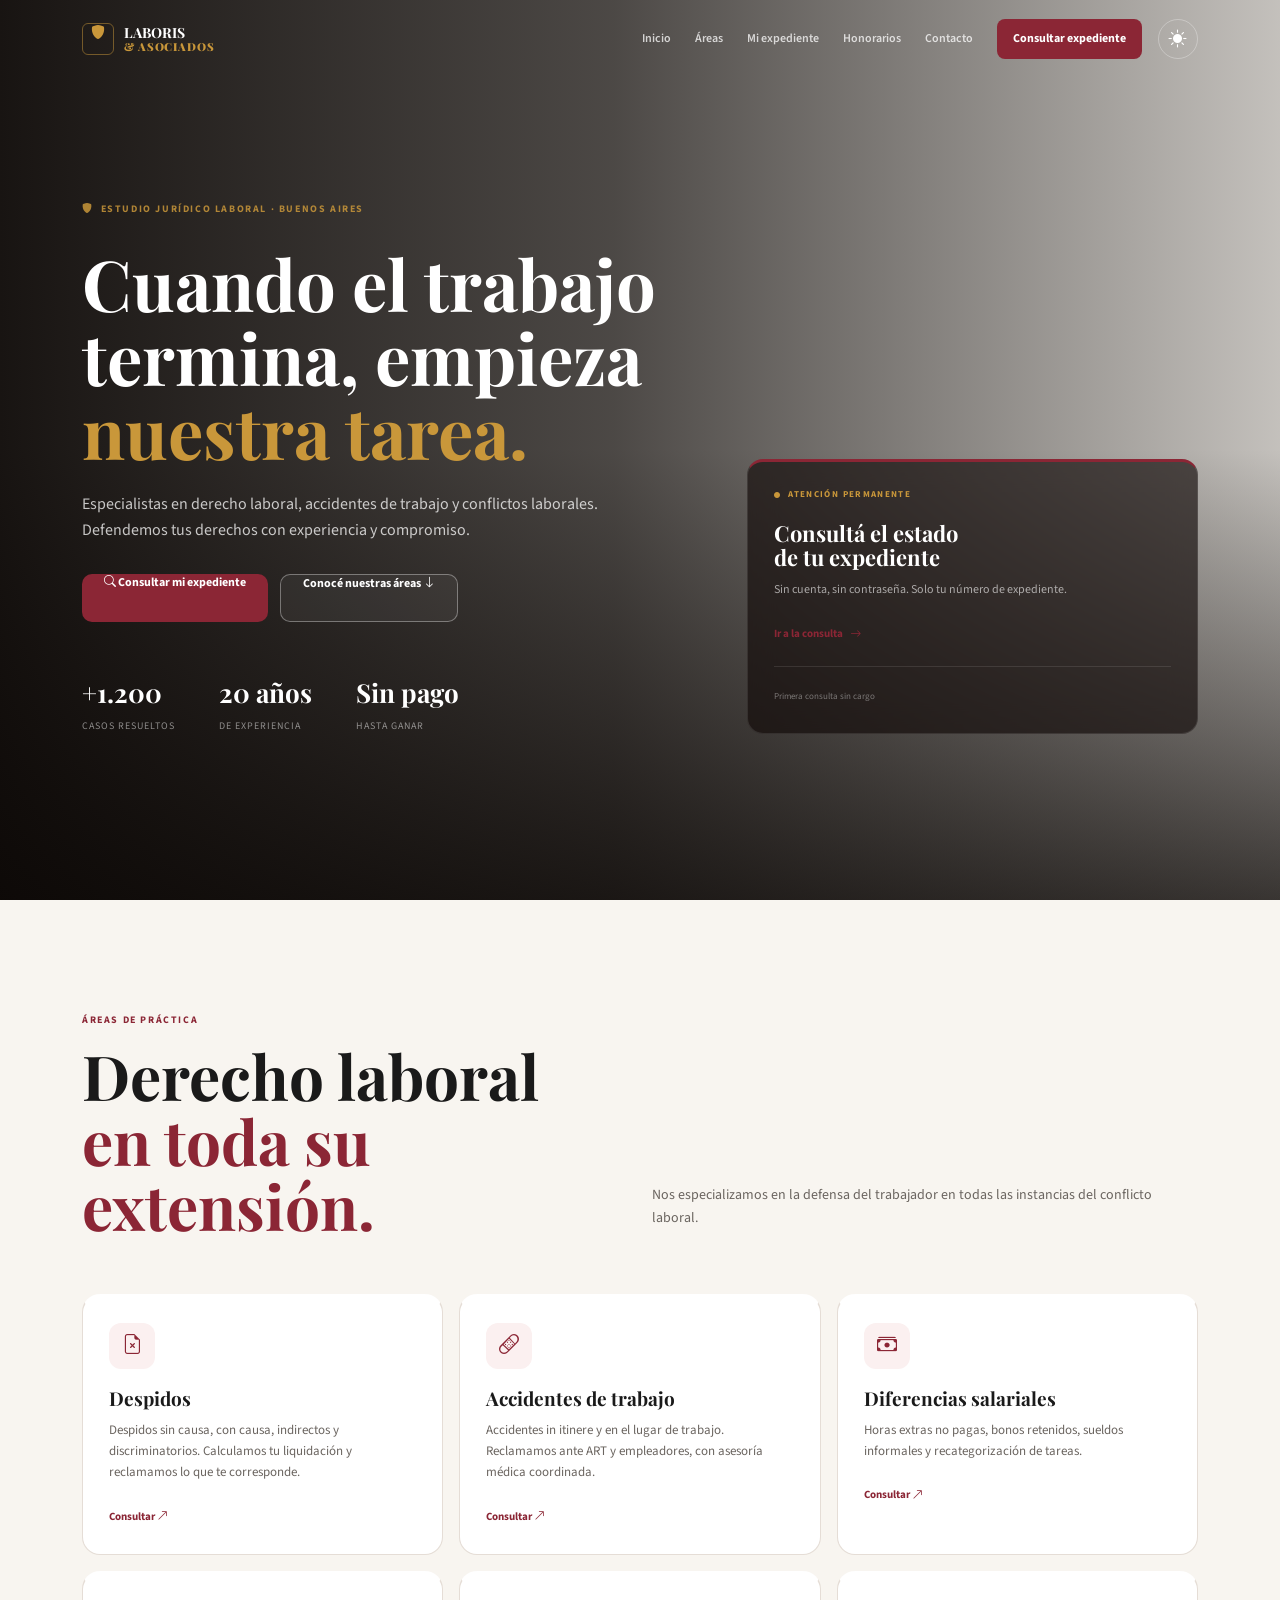
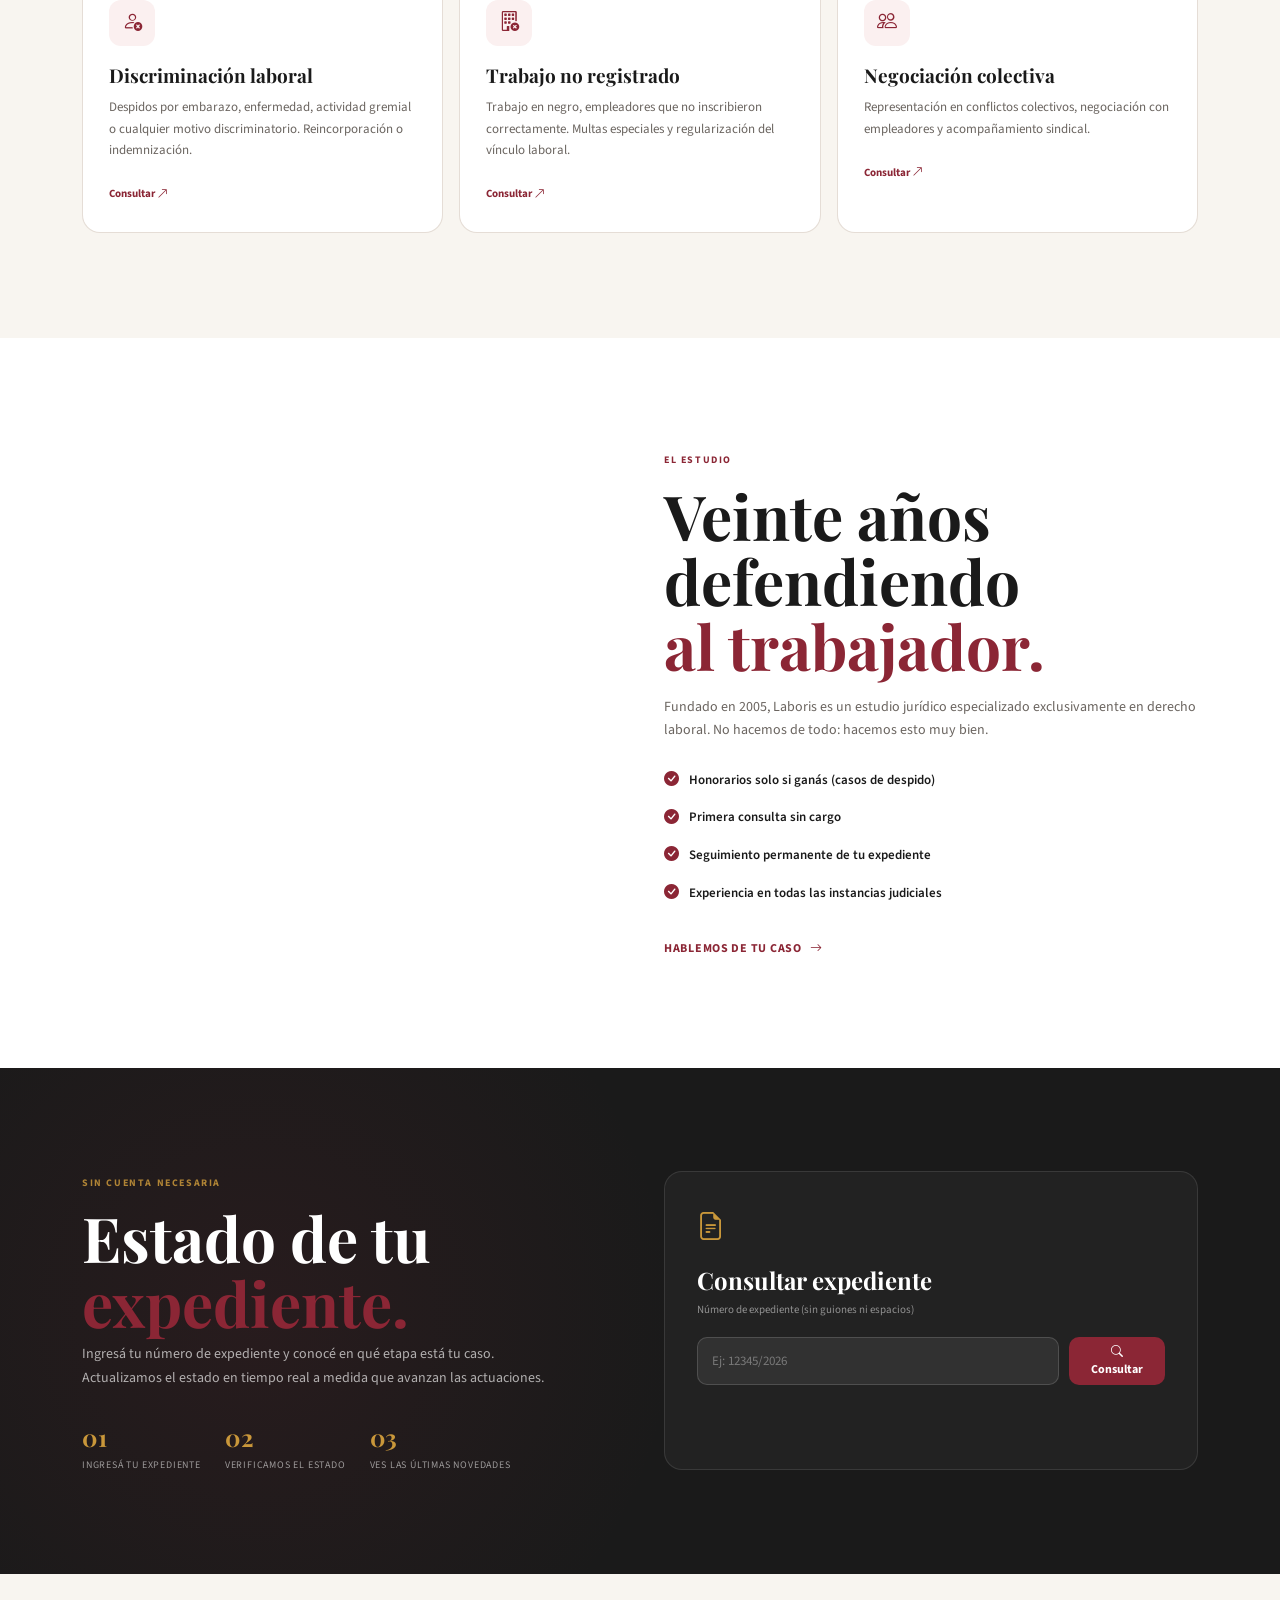
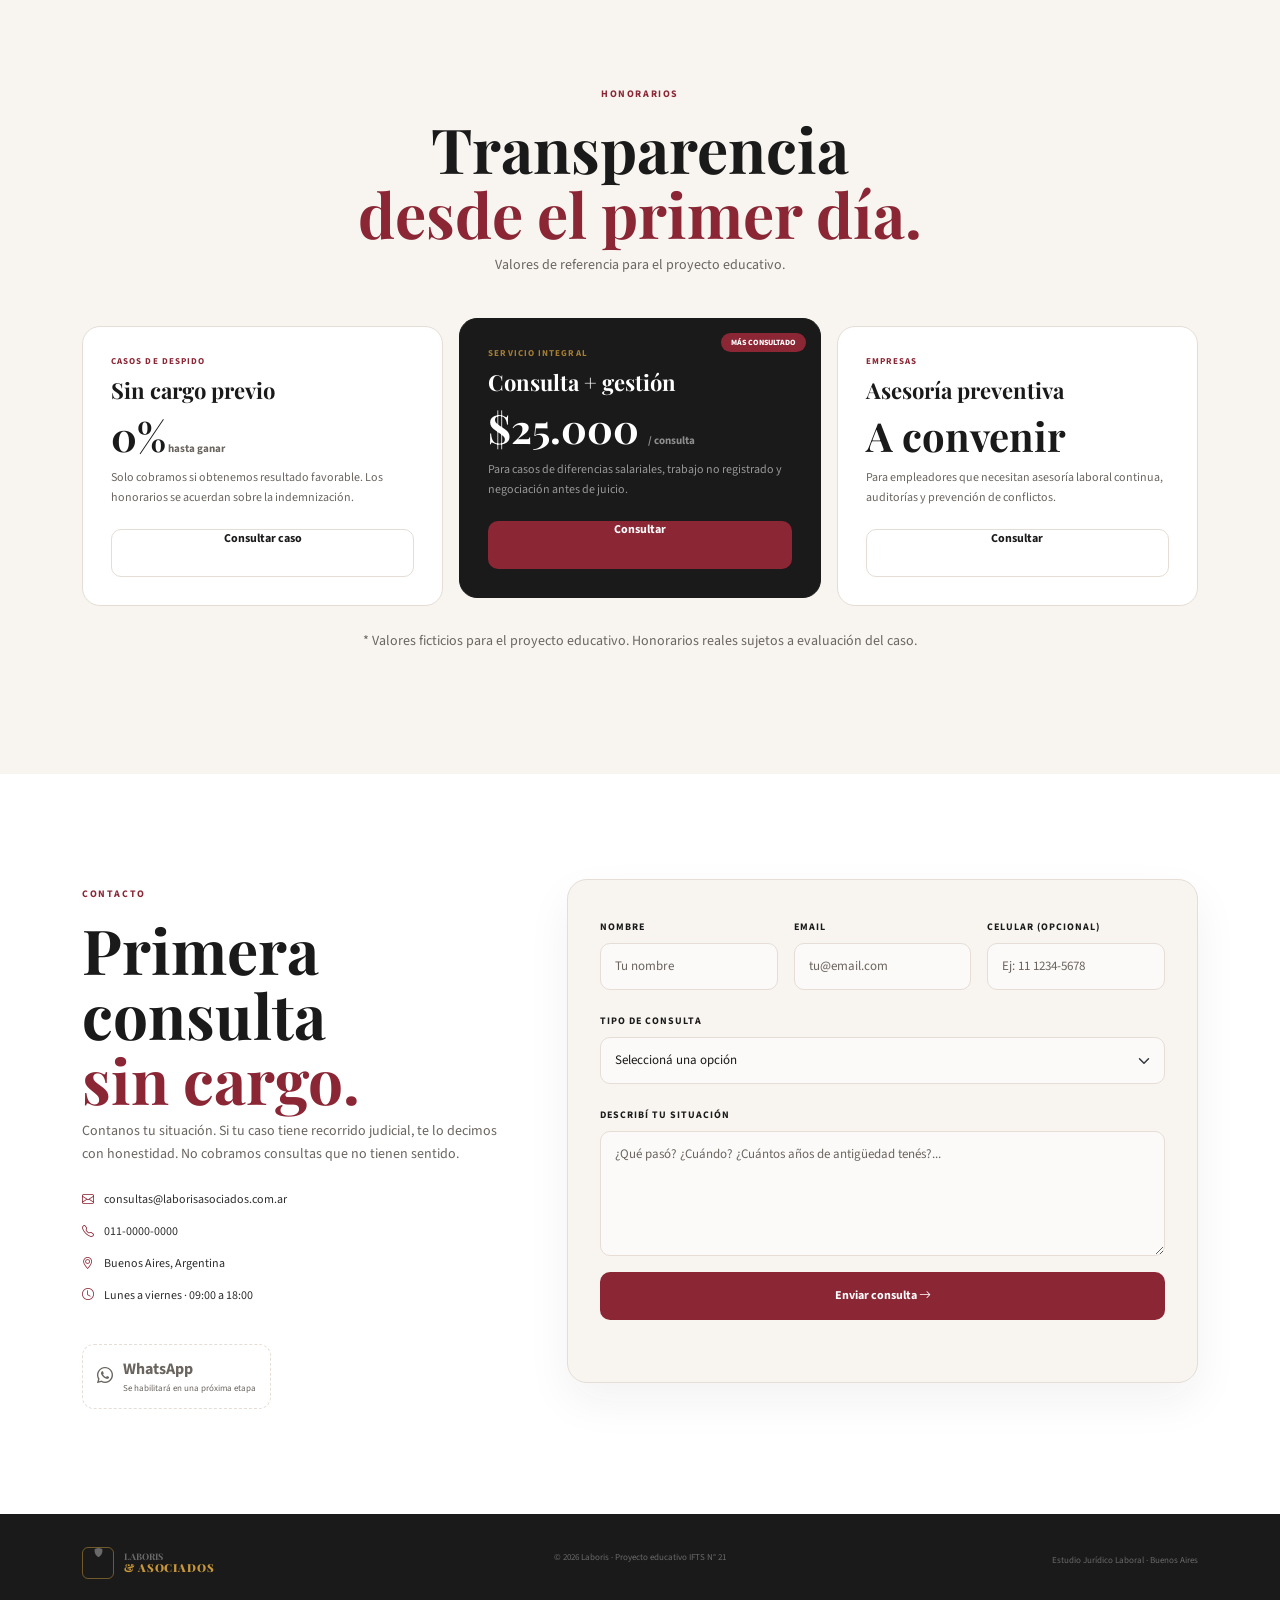
<file: public/index.html>
<!doctype html>
<html lang="es">
<head>
  <meta charset="utf-8">
  <meta name="viewport" content="width=device-width, initial-scale=1">
  <title>Laboris | Estudio Jurídico Laboral</title>
  <meta name="description" content="Laboris: estudio jurídico especializado en derecho laboral y accidentes de trabajo.">
  <link rel="icon" href="assets/img/favicon.svg" type="image/svg+xml">

  <link rel="preconnect" href="https://fonts.googleapis.com">
  <link rel="preconnect" href="https://fonts.gstatic.com" crossorigin>
  <link href="https://fonts.googleapis.com/css2?family=Playfair+Display:wght@400;500;600;700&family=Source+Sans+3:wght@400;500;600;700&display=swap" rel="stylesheet">

  <link href="https://cdn.jsdelivr.net/npm/bootstrap@5.3.3/dist/css/bootstrap.min.css" rel="stylesheet">
  <link rel="stylesheet" href="https://cdn.jsdelivr.net/npm/bootstrap-icons@1.11.3/font/bootstrap-icons.min.css">
  <link rel="stylesheet" href="assets/css/styles.css">
</head>
<body>

  <a class="la-skip-link" href="#contenido">Saltar al contenido</a>

  <nav class="navbar navbar-expand-lg fixed-top la-navbar" id="siteNav">
    <div class="container">
      <a class="navbar-brand la-brand" href="#inicio">
        <span class="la-brand-mark"><i class="bi bi-shield-fill"></i></span>
        <span>LABORIS<strong>&amp; ASOCIADOS</strong></span>
      </a>
      <button class="navbar-toggler la-toggler" type="button" data-bs-toggle="collapse" data-bs-target="#navLinks" aria-controls="navLinks" aria-expanded="false" aria-label="Abrir menú">
        <span></span><span></span><span></span>
      </button>
      <div class="collapse navbar-collapse" id="navLinks">
        <ul class="navbar-nav ms-auto align-items-lg-center gap-lg-4">
          <li class="nav-item"><a class="nav-link la-nav-link" href="#inicio" data-section="inicio">Inicio</a></li>
          <li class="nav-item"><a class="nav-link la-nav-link" href="#areas" data-section="areas">Áreas</a></li>
          <li class="nav-item"><a class="nav-link la-nav-link" href="#consulta" data-section="consulta">Mi expediente</a></li>
          <li class="nav-item"><a class="nav-link la-nav-link" href="#honorarios" data-section="honorarios">Honorarios</a></li>
          <li class="nav-item"><a class="nav-link la-nav-link" href="#contacto" data-section="contacto">Contacto</a></li>
          <li class="nav-item"><a class="nav-link la-nav-cta" href="#consulta">Consultar expediente</a></li>
        </ul>
        <button class="btn la-theme-toggle ms-lg-3" id="themeToggle" type="button" aria-label="Cambiar tema">
          <i class="bi bi-sun-fill" id="themeIcon"></i>
        </button>
      </div>
    </div>
  </nav>

  <main id="contenido">
    <section class="la-hero" id="inicio">
      <div class="la-hero-bg" aria-hidden="true"></div>
      <div class="la-hero-overlay" aria-hidden="true"></div>
      <div class="container la-hero-content">
        <div class="row align-items-end">
          <div class="col-lg-7">
            <span class="la-eyebrow la-eyebrow-light"><i class="bi bi-shield-fill"></i> Estudio Jurídico Laboral · Buenos Aires</span>
            <h1>Cuando el trabajo<br>termina, empieza<br><span>nuestra tarea.</span></h1>
            <p>Especialistas en derecho laboral, accidentes de trabajo y conflictos laborales. Defendemos tus derechos con experiencia y compromiso.</p>
            <div class="la-hero-actions">
              <a class="btn la-btn la-btn-primary" href="#consulta"><i class="bi bi-search"></i> Consultar mi expediente</a>
              <a class="btn la-btn la-btn-outline" href="#areas">Conocé nuestras áreas <i class="bi bi-arrow-down"></i></a>
            </div>
            <div class="la-hero-stats">
              <div><strong>+1.200</strong><span>Casos resueltos</span></div>
              <div><strong>20 años</strong><span>De experiencia</span></div>
              <div><strong>Sin pago</strong><span>Hasta ganar</span></div>
            </div>
          </div>
          <div class="col-lg-5 d-none d-lg-block">
            <div class="la-hero-card">
              <span class="la-card-label"><i class="bi bi-circle-fill"></i> Atención permanente</span>
              <strong>Consultá el estado<br>de tu expediente</strong>
              <p>Sin cuenta, sin contraseña. Solo tu número de expediente.</p>
              <a href="#consulta">Ir a la consulta <i class="bi bi-arrow-right"></i></a>
              <div class="la-card-divider"></div>
              <small>Primera consulta sin cargo</small>
            </div>
          </div>
        </div>
      </div>
    </section>

    <section class="la-section la-areas" id="areas">
      <div class="container">
        <div class="row align-items-end mb-5">
          <div class="col-lg-6">
            <span class="la-eyebrow">Áreas de práctica</span>
            <h2>Derecho laboral<br><span>en toda su extensión.</span></h2>
          </div>
          <div class="col-lg-6">
            <p>Nos especializamos en la defensa del trabajador en todas las instancias del conflicto laboral.</p>
          </div>
        </div>
        <div class="row g-3">
          <div class="col-lg-4 col-md-6">
            <article class="la-area-card">
              <div class="la-area-icon"><i class="bi bi-file-earmark-x"></i></div>
              <h3>Despidos</h3>
              <p>Despidos sin causa, con causa, indirectos y discriminatorios. Calculamos tu liquidación y reclamamos lo que te corresponde.</p>
              <a href="#contacto">Consultar <i class="bi bi-arrow-up-right"></i></a>
            </article>
          </div>
          <div class="col-lg-4 col-md-6">
            <article class="la-area-card">
              <div class="la-area-icon"><i class="bi bi-bandaid"></i></div>
              <h3>Accidentes de trabajo</h3>
              <p>Accidentes in itinere y en el lugar de trabajo. Reclamamos ante ART y empleadores, con asesoría médica coordinada.</p>
              <a href="#contacto">Consultar <i class="bi bi-arrow-up-right"></i></a>
            </article>
          </div>
          <div class="col-lg-4 col-md-6">
            <article class="la-area-card">
              <div class="la-area-icon"><i class="bi bi-cash-stack"></i></div>
              <h3>Diferencias salariales</h3>
              <p>Horas extras no pagas, bonos retenidos, sueldos informales y recategorización de tareas.</p>
              <a href="#contacto">Consultar <i class="bi bi-arrow-up-right"></i></a>
            </article>
          </div>
          <div class="col-lg-4 col-md-6">
            <article class="la-area-card">
              <div class="la-area-icon"><i class="bi bi-person-x"></i></div>
              <h3>Discriminación laboral</h3>
              <p>Despidos por embarazo, enfermedad, actividad gremial o cualquier motivo discriminatorio. Reincorporación o indemnización.</p>
              <a href="#contacto">Consultar <i class="bi bi-arrow-up-right"></i></a>
            </article>
          </div>
          <div class="col-lg-4 col-md-6">
            <article class="la-area-card">
              <div class="la-area-icon"><i class="bi bi-building-x"></i></div>
              <h3>Trabajo no registrado</h3>
              <p>Trabajo en negro, empleadores que no inscribieron correctamente. Multas especiales y regularización del vínculo laboral.</p>
              <a href="#contacto">Consultar <i class="bi bi-arrow-up-right"></i></a>
            </article>
          </div>
          <div class="col-lg-4 col-md-6">
            <article class="la-area-card">
              <div class="la-area-icon"><i class="bi bi-people"></i></div>
              <h3>Negociación colectiva</h3>
              <p>Representación en conflictos colectivos, negociación con empleadores y acompañamiento sindical.</p>
              <a href="#contacto">Consultar <i class="bi bi-arrow-up-right"></i></a>
            </article>
          </div>
        </div>
      </div>
    </section>

    <section class="la-about">
      <div class="container">
        <div class="row align-items-center g-5">
          <div class="col-lg-6">
            <div class="la-about-image" role="img" aria-label="Estudio Laboris"></div>
          </div>
          <div class="col-lg-6">
            <span class="la-eyebrow">El estudio</span>
            <h2>Veinte años defendiendo<br><span>al trabajador.</span></h2>
            <p>Fundado en 2005, Laboris es un estudio jurídico especializado exclusivamente en derecho laboral. No hacemos de todo: hacemos esto muy bien.</p>
            <ul class="la-check-list">
              <li><i class="bi bi-check-circle-fill"></i> Honorarios solo si ganás (casos de despido)</li>
              <li><i class="bi bi-check-circle-fill"></i> Primera consulta sin cargo</li>
              <li><i class="bi bi-check-circle-fill"></i> Seguimiento permanente de tu expediente</li>
              <li><i class="bi bi-check-circle-fill"></i> Experiencia en todas las instancias judiciales</li>
            </ul>
            <a class="la-text-link" href="#contacto">Hablemos de tu caso <i class="bi bi-arrow-right"></i></a>
          </div>
        </div>
      </div>
    </section>

    <section class="la-consulta" id="consulta">
      <div class="container">
        <div class="row align-items-center g-5">
          <div class="col-lg-6">
            <span class="la-eyebrow la-eyebrow-light">Sin cuenta necesaria</span>
            <h2>Estado de tu<br><span>expediente.</span></h2>
            <p>Ingresá tu número de expediente y conocé en qué etapa está tu caso. Actualizamos el estado en tiempo real a medida que avanzan las actuaciones.</p>
            <div class="la-consulta-pasos">
              <span><b>01</b> Ingresá tu expediente</span>
              <span><b>02</b> Verificamos el estado</span>
              <span><b>03</b> Ves las últimas novedades</span>
            </div>
          </div>
          <div class="col-lg-6">
            <div class="la-consulta-box">
              <div class="la-consulta-icon"><i class="bi bi-file-earmark-text"></i></div>
              <h3>Consultar expediente</h3>
              <p>Número de expediente (sin guiones ni espacios)</p>
              <div class="la-consulta-form">
                <input class="form-control la-input" id="expedienteInput" type="text" placeholder="Ej: 12345/2026" maxlength="12" aria-label="Número de expediente">
                <button class="btn la-btn la-btn-primary" id="consultarBtn" type="button"><i class="bi bi-search"></i> Consultar</button>
              </div>
              <div id="consultaResultado" class="la-consulta-resultado" aria-live="polite"></div>
              <small class="la-consulta-nota"></small>
            </div>
          </div>
        </div>
      </div>
    </section>

    <section class="la-section la-honorarios" id="honorarios">
      <div class="container">
        <div class="text-center mb-5">
          <span class="la-eyebrow">Honorarios</span>
          <h2>Transparencia<br><span>desde el primer día.</span></h2>
          <p>Valores de referencia para el proyecto educativo.</p>
        </div>
        <div class="row g-3 justify-content-center align-items-center">
          <div class="col-lg-4 col-md-8">
            <article class="la-price-card">
              <span class="la-price-label">Casos de despido</span>
              <h3>Sin cargo previo</h3>
              <div class="la-price">0%<small> hasta ganar</small></div>
              <p>Solo cobramos si obtenemos resultado favorable. Los honorarios se acuerdan sobre la indemnización.</p>
              <a class="btn la-btn la-btn-outline-dark" href="#contacto">Consultar caso</a>
            </article>
          </div>
          <div class="col-lg-4 col-md-8">
            <article class="la-price-card la-price-featured">
              <em>Más consultado</em>
              <span class="la-price-label">Servicio integral</span>
              <h3>Consulta + gestión</h3>
              <div class="la-price">$25.000 <small>/ consulta</small></div>
              <p>Para casos de diferencias salariales, trabajo no registrado y negociación antes de juicio.</p>
              <a class="btn la-btn la-btn-primary" href="#contacto">Consultar</a>
            </article>
          </div>
          <div class="col-lg-4 col-md-8">
            <article class="la-price-card">
              <span class="la-price-label">Empresas</span>
              <h3>Asesoría preventiva</h3>
              <div class="la-price">A convenir</div>
              <p>Para empleadores que necesitan asesoría laboral continua, auditorías y prevención de conflictos.</p>
              <a class="btn la-btn la-btn-outline-dark" href="#contacto">Consultar</a>
            </article>
          </div>
        </div>
        <p class="text-center la-pricing-note mt-4">* Valores ficticios para el proyecto educativo. Honorarios reales sujetos a evaluación del caso.</p>
      </div>
    </section>

    <section class="la-section la-contact" id="contacto">
      <div class="container">
        <div class="row g-5">
          <div class="col-lg-5">
            <span class="la-eyebrow">Contacto</span>
            <h2>Primera consulta<br><span>sin cargo.</span></h2>
            <p>Contanos tu situación. Si tu caso tiene recorrido judicial, te lo decimos con honestidad. No cobramos consultas que no tienen sentido.</p>
            <ul class="la-contact-list">
              <li><i class="bi bi-envelope"></i> consultas@laborisasociados.com.ar</li>
              <li><i class="bi bi-telephone"></i> 011-0000-0000</li>
              <li><i class="bi bi-geo-alt"></i> Buenos Aires, Argentina</li>
              <li><i class="bi bi-clock"></i> Lunes a viernes · 09:00 a 18:00</li>
            </ul>
            <div class="la-wa">
              <i class="bi bi-whatsapp"></i>
              <span><strong>WhatsApp</strong><small>Se habilitará en una próxima etapa</small></span>
            </div>
          </div>
          <div class="col-lg-7">
            <form class="la-form" id="contactForm" novalidate>
              
              <!-- FORMULARIO CORREGIDO: Layout de 3 columnas con Celular (ÚNICA VERSIÓN ACTIVA) -->
              <div class="row g-3 mb-3">
                <div class="col-md-4">
                  <label class="form-label la-label" for="nombre">Nombre</label>
                  <input class="form-control la-input" id="nombre" type="text" name="name" placeholder="Tu nombre" required minlength="3">
                </div>
                <div class="col-md-4">
                  <label class="form-label la-label" for="email">Email</label>
                  <input class="form-control la-input" id="email" type="email" name="email" placeholder="tu@email.com" required>
                </div>
                <div class="col-md-4">
                  <label class="form-label la-label" for="celular">Celular (Opcional)</label>
                  <input class="form-control la-input" id="celular" type="tel" name="celular" placeholder="Ej: 11 1234-5678">
                </div>
              </div>

              <div class="mb-3">
                <label class="form-label la-label" for="tipoConsulta">Tipo de consulta</label>
                <select class="form-select la-select" id="tipoConsulta" name="subject" required>
                  <option value="">Seleccioná una opción</option>
                  <option>Despido sin causa</option>
                  <option>Accidente de trabajo</option>
                  <option>Diferencias salariales</option>
                  <option>Trabajo no registrado</option>
                  <option>Discriminación laboral</option>
                  <option>Otra consulta</option>
                </select>
              </div>
              <div class="mb-3">
                <label class="form-label la-label" for="descripcion">Describí tu situación</label>
                <textarea class="form-control la-input" id="descripcion" name="message" rows="5" placeholder="¿Qué pasó? ¿Cuándo? ¿Cuántos años de antigüedad tenés?..." required minlength="10"></textarea>
              </div>
              <button class="btn la-btn la-btn-primary w-100" type="submit">Enviar consulta <i class="bi bi-arrow-right"></i></button>
              <p class="la-form-message" id="formMessage" aria-live="polite"></p>
            </form>
          </div>
        </div>
      </div>
    </section>
  </main>

  <footer class="la-footer">
    <div class="container">
      <div class="row align-items-center text-center g-3">
        <div class="col-lg-4 text-lg-start">
          <a class="la-brand" href="#inicio">
            <span class="la-brand-mark"><i class="bi bi-shield-fill"></i></span>
            <span>LABORIS<strong>&amp; ASOCIADOS</strong></span>
          </a>
        </div>
        <div class="col-lg-4">
          <p class="mb-0">© <span id="year"></span> Laboris · Proyecto educativo IFTS N° 21</p>
        </div>
        <div class="col-lg-4 text-lg-end">
          <span>Estudio Jurídico Laboral · Buenos Aires</span>
        </div>
      </div>
    </div>
  </footer>

  <button class="la-back-to-top" id="backToTop" type="button" aria-label="Volver arriba">
    <i class="bi bi-arrow-up"></i>
  </button>

  <script src="https://cdn.jsdelivr.net/npm/bootstrap@5.3.3/dist/js/bootstrap.bundle.min.js"></script>
  <script src="assets/js/main.js"></script>
</body>
</html>
</file>
<file: public/assets/css/styles.css>
/* ============================================================
   LABORIS — styles.css
   Identidad visual personalizada sobre Bootstrap 5
   Estética: estudio jurídico serio y accesible.
   ============================================================ */

:root {
  --la-red:    #8B2635;
  --la-red-2:  #A83040;
  --la-gold:   #C9973A;
  --la-cream:  #F8F5F0;
  --la-dark:   #1A1A1A;
  --la-charcoal: #2D2D2D;
  --la-white:  #FFFFFF;
  --la-muted:  #6B6560;
  --la-line:   #E5DDD6;
  --la-nav-h:  78px;
  
  /* [ZOE - Sprint 3 | Colores Neón para estados del backend] */
  --neon-red: #ff2a6d;
  --neon-green: #00ff9d;
}

html { scroll-behavior: smooth; scroll-padding-top: var(--la-nav-h); }

body {
  font-family: "Source Sans 3", "Source Sans Pro", Arial, sans-serif;
  color: var(--la-dark);
  background: var(--la-cream);
  line-height: 1.65;
  overflow-x: hidden;
}

a { text-decoration: none; color: inherit; }

/* ─ Skip link ── */
.la-skip-link {
  position: fixed; left: 16px; top: -100px; z-index: 9999;
  background: var(--la-red); color: var(--la-white);
  padding: 10px 14px; border-radius: 10px; font-weight: 700;
}
.la-skip-link:focus { top: 16px; }

/* ── Navbar ── */
.la-navbar { min-height: var(--la-nav-h); transition: background .3s, box-shadow .3s; }
.la-navbar.scrolled {
  background: rgba(26,26,26,.96);
  backdrop-filter: blur(14px);
  box-shadow: 0 6px 28px rgba(0,0,0,.18);
}
.la-brand {
  display: inline-flex; align-items: center; gap: 10px;
  font-family: "Playfair Display", serif;
  font-weight: 700; color: var(--la-white);
}
.la-brand > span { display: flex; flex-direction: column; line-height: 1.1; font-size: 14px; }
.la-brand strong { color: var(--la-gold); font-size: 11px; letter-spacing: .08em; }
.la-brand-mark {
  width: 32px; height: 32px; display: grid; place-items: center;
  border: 1px solid rgba(201,151,58,.5); border-radius: 6px;
  color: var(--la-gold); font-size: 14px;
}
.la-nav-link {
  font-size: 12px; font-weight: 600; color: rgba(255,255,255,.75) !important;
  padding-left: 0 !important; padding-right: 0 !important;
  transition: color .2s;
}
.la-nav-link:hover, .la-nav-link.active { color: var(--la-white) !important; }
.la-nav-cta {
  font-size: 12px; font-weight: 700;
  color: var(--la-white) !important;
  padding: 10px 16px !important;
  background: var(--la-red); border-radius: 8px;
  transition: background .2s;
}
.la-nav-cta:hover { background: var(--la-red-2) !important; }
.la-toggler { background: none; border: 0; box-shadow: none !important; padding: 4px; }
.la-toggler span { display: block; width: 22px; height: 2px; background: var(--la-white); margin: 5px 0; }

@media (max-width: 991px) {
  .la-navbar .navbar-collapse {
    background: rgba(26,26,26,.98);
    border: 1px solid rgba(255,255,255,.1);
    border-radius: 14px; padding: 12px; margin-top: 10px;
  }
  .la-nav-link, .la-nav-cta { padding: 12px !important; display: block; }
  .la-nav-cta { text-align: center; margin-top: 5px; }
}

/* ── Utilidades y Tipografía ── */
.la-eyebrow {
  display: inline-flex; align-items: center; gap: 7px;
  color: var(--la-red); font-size: 10px; font-weight: 700;
  letter-spacing: .16em; text-transform: uppercase; margin-bottom: 14px;
}
.la-eyebrow-light { color: rgba(201,151,58,.85); }

.la-areas h2, .la-about h2, .la-consulta h2,
.la-honorarios h2, .la-contact h2 {
  font-family: "Playfair Display", serif;
  font-weight: 700;
  font-size: clamp(36px, 5vw, 62px);
  line-height: 1.05;
}
.la-areas h2 span, .la-about h2 span, .la-consulta h2 span,
.la-honorarios h2 span, .la-contact h2 span { color: var(--la-red); }

/* Botones */
.la-btn {
  min-height: 48px; padding: 0 22px;
  font-size: 12px; font-weight: 700;
  border-radius: 10px; border: 0;
  transition: transform .2s, background .2s;
}
.la-btn:hover { transform: translateY(-2px); }
.la-btn-primary { background: var(--la-red); color: var(--la-white); }
.la-btn-primary:hover { background: var(--la-red-2); color: var(--la-white); }
.la-btn-outline {
  border: 1px solid rgba(255,255,255,.35);
  background: rgba(255,255,255,.05); color: var(--la-white);
}
.la-btn-outline:hover { background: rgba(255,255,255,.12); color: var(--la-white); }
.la-btn-outline-dark {
  border: 1px solid var(--la-line); background: transparent; color: var(--la-dark);
}
.la-btn-outline-dark:hover { background: var(--la-line); color: var(--la-dark); }

/* ── Hero ── */
.la-hero {
  min-height: 100svh;
  padding-bottom: 60px;
  position: relative; display: flex; align-items: center;
  color: var(--la-white);
}
.la-hero-bg {
  position: absolute; inset: -4%;
  background: url("https://images.unsplash.com/photo-1589829545856-d10d557cf95f?auto=format&fit=crop&w=2200&q=85")
    center / cover no-repeat;
  animation: la-zoom 20s ease-in-out infinite alternate;
}
.la-hero-overlay {
  position: absolute; inset: 0;
  background:
    linear-gradient(90deg, rgba(10,6,4,.94) 0%, rgba(10,6,4,.72) 48%, rgba(10,6,4,.22) 100%),
    linear-gradient(0deg, rgba(10,6,4,.75), transparent 50%);
}
@keyframes la-zoom { from { transform: scale(1.02); } to { transform: scale(1.07); } }

.la-hero-content {
  position: relative; z-index: 2;
  padding-top: calc(var(--la-nav-h) + 10px);
}
.la-hero h1 {
  font-family: "Playfair Display", serif;
  font-size: clamp(42px, 5.5vw, 76px);
  font-weight: 700; line-height: 1.05;
  margin-bottom: 22px; margin-top: 16px;
}
.la-hero h1 span { color: var(--la-gold); }
.la-hero p { color: rgba(255,255,255,.75); font-size: 16px; max-width: 560px; }
.la-hero-actions { display: flex; flex-wrap: wrap; gap: 12px; margin-top: 30px; margin-bottom: 50px; }
.la-hero-stats { display: flex; gap: 44px; }
.la-hero-stats div { display: flex; flex-direction: column; }
.la-hero-stats strong {
  font-family: "Playfair Display", serif;
  font-size: 26px; font-weight: 700;
}
.la-hero-stats span {
  font-size: 10px; color: rgba(255,255,255,.5);
  text-transform: uppercase; letter-spacing: .1em; margin-top: 3px;
}
.la-hero-card {
  padding: 26px; border-radius: 16px;
  background: rgba(18,10,8,.65); backdrop-filter: blur(14px);
  border-top: 3px solid var(--la-red);
  border-right: 1px solid rgba(255,255,255,.1);
  border-bottom: 1px solid rgba(255,255,255,.1);
  border-left: 1px solid rgba(255,255,255,.1);
}
.la-card-label {
  display: flex; align-items: center; gap: 7px;
  color: var(--la-gold); font-size: 9px; font-weight: 700;
  letter-spacing: .15em; text-transform: uppercase; margin-bottom: 18px;
}
.la-card-label i { font-size: 6px; }
.la-hero-card strong {
  display: block; font-family: "Playfair Display", serif;
  font-size: 22px; line-height: 1.1; margin-bottom: 10px;
}
.la-hero-card p { color: rgba(255,255,255,.6); font-size: 12px; margin-bottom: 20px; }
.la-hero-card a { display: inline-flex; align-items: center; gap: 7px; color: var(--la-red); font-size: 11px; font-weight: 700; }
.la-card-divider { border-top: 1px solid rgba(255,255,255,.1); margin: 20px 0 14px; }
.la-hero-card small { color: rgba(255,255,255,.4); font-size: 9px; }

/* ── Áreas ── */
.la-section { padding: 105px 0; }
.la-areas { background: var(--la-cream); }
.la-areas p { color: var(--la-muted); font-size: 14px; }
.la-area-card {
  height: 100%; padding: 26px;
  border: 1px solid var(--la-line); border-radius: 18px;
  background: var(--la-white);
  border-top: 3px solid transparent;
  transition: border-top-color .25s, transform .25s, box-shadow .25s;
}
.la-area-card:hover {
  border-top-color: var(--la-red);
  transform: translateY(-4px);
  box-shadow: 0 16px 40px rgba(139,38,53,.08);
}
.la-area-icon {
  width: 46px; height: 46px; display: grid; place-items: center;
  border-radius: 12px; background: #FBF0F0;
  color: var(--la-red); font-size: 20px; margin-bottom: 18px;
}
.la-area-card h3 {
  font-family: "Playfair Display", serif;
  font-size: 19px; font-weight: 700; margin-bottom: 10px;
}
.la-area-card p { color: var(--la-muted); font-size: 13px; margin-bottom: 18px; }
.la-area-card a { font-size: 11px; font-weight: 700; color: var(--la-red); }
.la-area-card a:hover { color: var(--la-red-2); }

/* ── Estudio ── */
.la-about { padding: 105px 0; background: var(--la-white); }
.la-about-image {
  min-height: 520px; border-radius: 18px;
  background: url("https://images.unsplash.com/photo-1454165804606-c3d57bc86b40?auto=format&fit=crop&w=1200&q=85")
    center / cover;
}
.la-about p { color: var(--la-muted); font-size: 14px; margin: 18px 0 26px; }
.la-check-list { list-style: none; padding: 0; display: grid; gap: 13px; margin-bottom: 28px; }
.la-check-list li { display: flex; align-items: center; gap: 10px; font-size: 13px; font-weight: 600; }
.la-check-list li .bi { color: var(--la-red); font-size: 15px; }
.la-text-link {
  display: inline-flex; align-items: center; gap: 8px;
  font-size: 12px; font-weight: 700; color: var(--la-red);
  text-transform: uppercase; letter-spacing: .06em;
}
.la-text-link:hover { color: var(--la-red-2); }

/* ── Consulta de expediente (Base Sprint 2) ── */
.la-consulta {
  padding: 100px 0;
  background:
    radial-gradient(circle at 20% 50%, rgba(139,38,53,.12), transparent 40%),
    var(--la-dark);
  color: var(--la-white);
}
.la-consulta p { color: rgba(255,255,255,.65); font-size: 14px; max-width: 480px; }
.la-consulta-pasos { display: flex; flex-wrap: wrap; gap: 24px; margin-top: 28px; }
.la-consulta-pasos span { font-size: 10px; text-transform: uppercase; letter-spacing: .08em; color: rgba(255,255,255,.55); }
.la-consulta-pasos b { display: block; font-family: "Playfair Display", serif; font-size: 24px; color: var(--la-gold); }
.la-consulta-box {
  padding: 32px; border-radius: 18px;
  background: rgba(255,255,255,.04);
  border: 1px solid rgba(255,255,255,.1);
}
.la-consulta-icon {
  font-size: 28px; color: var(--la-gold); margin-bottom: 16px;
}
.la-consulta-box h3 {
  font-family: "Playfair Display", serif;
  font-size: 24px; font-weight: 700; margin-bottom: 6px;
}
.la-consulta-box > p { color: rgba(255,255,255,.5); font-size: 11px; margin-bottom: 18px; }
.la-consulta-form { display: flex; gap: 10px; }
.la-input {
  background: rgba(255,255,255,.07) !important;
  border-color: rgba(255,255,255,.15) !important;
  border-radius: 10px !important;
  color: var(--la-white) !important;
  font-size: 13px !important;
  padding: 13px 14px !important;
}
.la-input::placeholder { color: rgba(255,255,255,.35) !important; }
.la-input:focus {
  border-color: var(--la-red) !important;
  box-shadow: 0 0 0 4px rgba(139,38,53,.15) !important;
  background: rgba(255,255,255,.1) !important;
}
.la-form .la-input {
  background: #FBFAF8 !important;
  border-color: var(--la-line) !important;
  color: var(--la-dark) !important;
}
.la-form .la-input::placeholder { color: var(--la-muted) !important; }
.la-form .la-input:focus { background: var(--la-white) !important; }

.spinner-border {
  display: inline-block;
  width: 1rem;
  height: 1rem;
  border: 2px solid currentColor;
  border-right-color: transparent;
  border-radius: 50%;
  animation: spinner-border 0.75s linear infinite;
  vertical-align: text-bottom;
}
@keyframes spinner-border {
  to { transform: rotate(360deg); }
}

.la-consulta-resultado { 
  margin-top: 16px; 
  min-height: 20px; 
  padding: 18px; 
  border-radius: 12px;
  transition: all 0.3s ease;
}
.la-consulta-resultado.la-success {
  background: rgba(0, 255, 157, 0.1);
  border: 1px solid var(--neon-green);
  color: #00cc7d;
}
.la-consulta-resultado.la-error {
  background: rgba(255, 42, 109, 0.1);
  border: 1px solid var(--neon-red);
  color: var(--neon-red);
  font-size: 12px;
}

.la-form-message { 
  min-height: 18px; 
  color: var(--la-red); 
  font-size: 12px; 
  font-weight: 600;
  text-align: center; 
  margin-top: 12px;
  transition: opacity 0.8s ease-in-out, color 0.3s ease; 
  opacity: 1;
}

body.dark-mode .la-consulta-resultado.la-success {
  background: rgba(0, 255, 157, 0.15);
  color: #00ff9d;
}
body.dark-mode .la-consulta-resultado.la-error {
  background: rgba(255, 42, 109, 0.15);
  color: #ff5c8d;
}

/* ── Honorarios ─ */
.la-honorarios { background: var(--la-cream); }
.la-honorarios p { color: var(--la-muted); font-size: 14px; }
.la-price-card {
  position: relative; display: flex; flex-direction: column;
  padding: 28px; border: 1px solid var(--la-line);
  border-radius: 18px; background: var(--la-white); height: 100%;
}
.la-price-featured {
  background: var(--la-dark); color: var(--la-white);
  border-color: var(--la-dark); transform: translateY(-8px);
}
.la-price-featured em {
  position: absolute; top: 14px; right: 14px;
  background: var(--la-red); color: var(--la-white);
  padding: 4px 10px; border-radius: 99px;
  font: 800 8px "Source Sans 3", sans-serif;
  text-transform: uppercase; font-style: normal;
}
.la-price-label { display: block; font-size: 9px; font-weight: 700; letter-spacing: .12em; text-transform: uppercase; color: var(--la-red); margin-bottom: 8px; }
.la-price-featured .la-price-label { color: rgba(201,151,58,.8); }
.la-price-card h3 { font-family: "Playfair Display", serif; font-size: 22px; font-weight: 700; margin-bottom: 12px; }
.la-price { font-family: "Playfair Display", serif; font-size: 40px; font-weight: 700; line-height: 1; }
.la-price small { font-family: "Source Sans 3", sans-serif; font-size: 11px; color: var(--la-muted); }
.la-price-featured .la-price small { color: rgba(255,255,255,.5); }
.la-price-card > p { color: var(--la-muted); font-size: 12px; margin: 12px 0 22px; flex: 1; }
.la-price-featured > p { color: rgba(255,255,255,.55); }
.la-pricing-note { color: var(--la-muted); font-size: 10px; }

/* ── Contacto ── */
.la-contact { background: var(--la-white); }
.la-contact p { color: var(--la-muted); font-size: 14px; margin-bottom: 0; }
.la-contact-list { list-style: none; padding: 0; display: grid; gap: 12px; margin-top: 24px; }
.la-contact-list li { display: flex; align-items: center; gap: 10px; color: var(--la-charcoal); font-size: 12px; }
.la-contact-list li .bi { color: var(--la-red); }
.la-wa {
  display: inline-flex; align-items: center; gap: 10px;
  margin-top: 22px; padding: 11px 14px;
  border: 1px dashed var(--la-line); border-radius: 12px;
  color: var(--la-muted);
}
.la-wa small { display: block; font-size: 9px; }
.la-form {
  padding: 32px; border: 1px solid var(--la-line);
  border-radius: 20px; background: var(--la-cream);
  box-shadow: 0 18px 45px rgba(26,26,26,.06);
}
.la-label {
  font-size: 10px !important; font-weight: 700 !important;
  text-transform: uppercase; letter-spacing: .1em;
  color: var(--la-dark) !important; margin-bottom: 7px !important;
}
.la-select {
  padding: 13px 14px !important;
  border-color: var(--la-line) !important; border-radius: 10px !important;
  background-color: #FBFAF8 !important; font-size: 13px !important;
  color: var(--la-dark) !important;
}
.la-select:focus {
  border-color: var(--la-red) !important;
  box-shadow: 0 0 0 4px rgba(139,38,53,.1) !important;
}

/* ─ Footer ── */
.la-footer { padding: 24px 0; background: var(--la-dark); }
.la-footer p, .la-footer span { font-size: 9px; color: rgba(255,255,255,.35); }

/* ── Botón volver arriba ── */
.la-back-to-top {
  position: fixed; right: 20px; bottom: 20px; z-index: 900;
  width: 44px; height: 44px; display: grid; place-items: center;
  border: 0; border-radius: 50%;
  background: var(--la-red); color: var(--la-white);
  font-size: 16px; cursor: pointer;
  opacity: 0; visibility: hidden; transform: translateY(10px);
  transition: opacity .25s, visibility .25s, transform .25s;
}
.la-back-to-top.visible { opacity: 1; visibility: visible; transform: translateY(0); }

/* ── Responsive ── */
@media (max-width: 991px) {
  .la-about-image { min-height: 420px; }
  .la-price-featured { transform: none; }
}
@media (max-width: 767px) {
  .la-section, .la-about, .la-consulta { padding: 75px 0; }
  .la-hero h1 { font-size: clamp(44px, 13vw, 66px); }
  .la-hero-actions { flex-direction: column; }
  .la-hero-actions .btn { width: 100%; }
  .la-consulta-form { flex-direction: column; }
}
@media (prefers-reduced-motion: reduce) {
  *, *::before, *::after { animation: none !important; transition: none !important; }
}

/* ── MODO OSCURO - Toggle (Base Sprint 2) ── */
.la-theme-toggle {
  background: transparent !important;
  border: 1px solid rgba(255, 255, 255, 0.3) !important;
  color: var(--la-white) !important;
  width: 40px;
  height: 40px;
  border-radius: 50%;
  display: flex;
  align-items: center;
  justify-content: center;
  cursor: pointer;
  transition: all 0.3s ease;
  font-size: 18px;
  min-height: auto !important;
  padding: 0 !important;
}
.la-theme-toggle:hover {
  background: rgba(255, 255, 255, 0.1) !important;
  border-color: var(--la-gold) !important;
  color: var(--la-gold) !important;
  transform: rotate(15deg);
}
body.dark-mode {
  background: #121212;
  color: #e0e0e0;
}
body.dark-mode .la-areas,
body.dark-mode .la-about,
body.dark-mode .la-honorarios,
body.dark-mode .la-contact {
  background: #1a1a1a;
}
body.dark-mode .la-area-card,
body.dark-mode .la-price-card,
body.dark-mode .la-form {
  background: #252525;
  border-color: #333333;
}
body.dark-mode .la-area-card h3,
body.dark-mode .la-price-card h3,
body.dark-mode .la-price,
body.dark-mode .la-label {
  color: #e0e0e0 !important;
}
body.dark-mode .la-area-card p,
body.dark-mode .la-price-card > p,
body.dark-mode .la-honorarios p,
body.dark-mode .la-contact p,
body.dark-mode .la-about p {
  color: #a0a0a0;
}
body.dark-mode .la-form .la-input,
body.dark-mode .la-select {
  background: #1a1a1a !important;
  border-color: #333333 !important;
  color: #e0e0e0 !important;
}
body.dark-mode .la-form .la-input::placeholder,
body.dark-mode .la-select option {
  color: #888 !important;
}
body.dark-mode .la-footer {
  background: #0a0a0a;
}
body.dark-mode .la-consulta {
  background: #121212;
}
body.dark-mode .la-consulta-box {
  background: rgba(255, 255, 255, 0.05);
}
body.dark-mode .la-price-featured {
  background: #0a0a0a;
  border-color: #0a0a0a;
}
body.dark-mode .la-navbar.scrolled .la-theme-toggle {
  border-color: rgba(255, 255, 255, 0.2);
}

/* ============================================================
   [EXTRA: Auto-ocultamiento y Mensaje de Seguridad - Sprint 4]
   ============================================================ */
.la-fade-out {
    opacity: 0 !important;
    transition: opacity 0.5s ease !important;
}

.la-mensaje-seguridad {
    position: fixed;
    top: 50%;
    left: 50%;
    transform: translate(-50%, -50%) scale(0.9);
    background: linear-gradient(135deg, #1e3a5f 0%, #2c5282 100%);
    color: white;
    padding: 2rem;
    border-radius: 12px;
    box-shadow: 0 10px 40px rgba(0, 0, 0, 0.4);
    z-index: 99999;
    opacity: 0;
    pointer-events: none;
    transition: all 0.5s ease;
    max-width: 400px;
    text-align: center;
    border: 2px solid #4a90e2;
}

.la-mensaje-seguridad.activo {
    opacity: 1;
    pointer-events: auto;
    transform: translate(-50%, -50%) scale(1);
}

.la-mensaje-seguridad i {
    font-size: 3rem;
    color: #4ade80;
    margin-bottom: 1rem;
    display: block;
}
</file>
